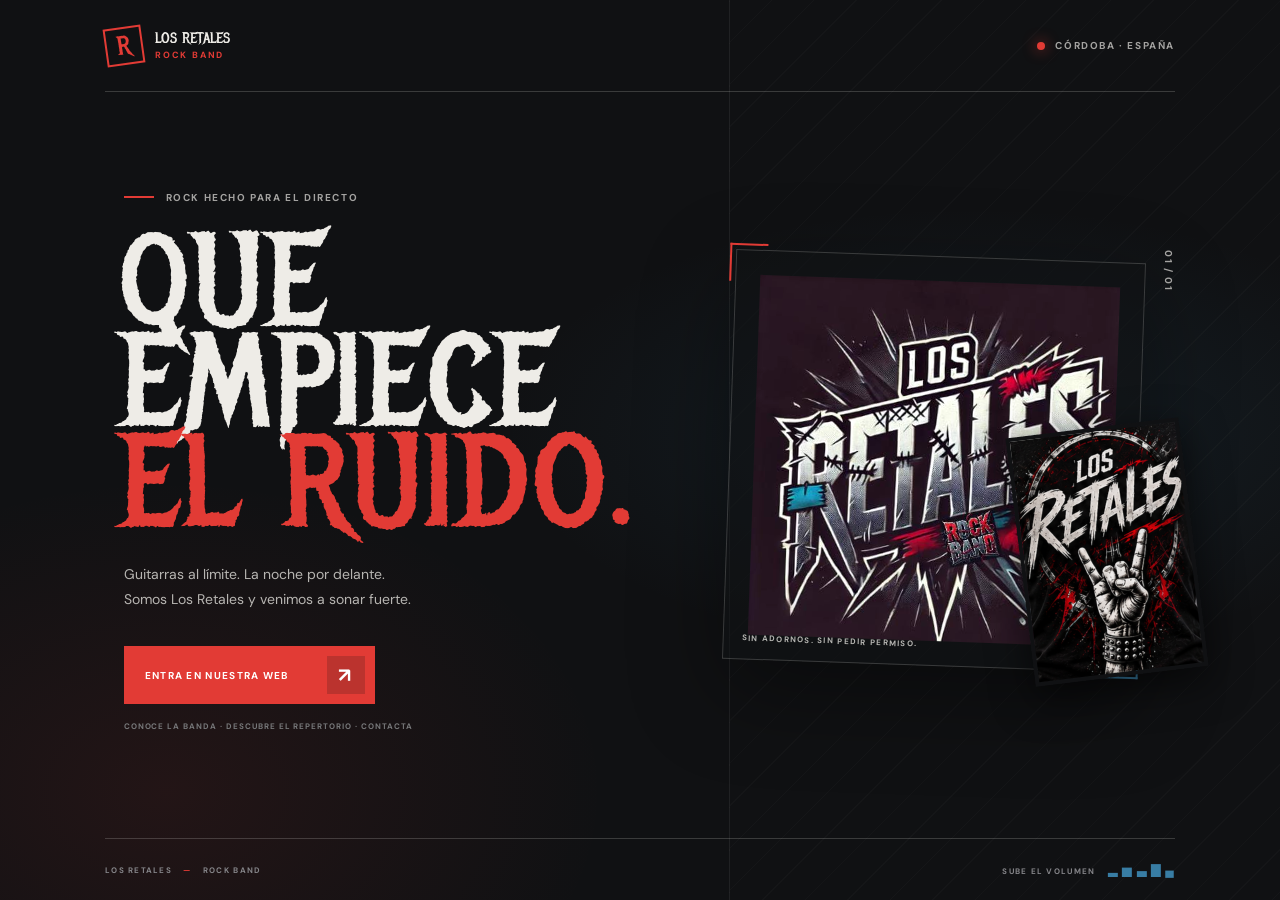
<file: index.html>
<!DOCTYPE html>
<html lang="es">
<head>
    <meta charset="UTF-8">
    <meta name="viewport" content="width=device-width, initial-scale=1.0">
    <meta name="author" content="Manuel">
    <meta name="description" content="Entra en la web de Los Retales Rock Band: guitarras al límite y rock hecho para el directo.">
    <title>Los Retales — Rock Band</title>
    <link rel="preconnect" href="https://fonts.googleapis.com">
    <link rel="preconnect" href="https://fonts.gstatic.com" crossorigin>
    <link href="https://fonts.googleapis.com/css2?family=Barlow+Condensed:wght@500;600;700;800;900&family=DM+Sans:wght@400;500;600;700&family=Metal+Mania&display=swap" rel="stylesheet">
    <link rel="stylesheet" href="index.css">
</head>
<body>
    <main class="landing">
        <header class="topbar">
            <a class="brand" href="index.html" aria-label="Los Retales, inicio">
                <span class="brand-icon" aria-hidden="true">R</span>
                <span>LOS RETALES<small>ROCK BAND</small></span>
            </a>
            <span class="topbar-note"><span class="live-dot"></span> CÓRDOBA · ESPAÑA</span>
        </header>

        <section class="hero" aria-labelledby="hero-title">
            <div class="hero-copy">
                <p class="eyebrow"><span class="eyebrow-line"></span> ROCK HECHO PARA EL DIRECTO</p>
                <h1 id="hero-title">QUE<br>EMPIECE<br><span>EL RUIDO.</span></h1>
                <p class="intro">Guitarras al límite. La noche por delante.<br>Somos Los Retales y venimos a sonar fuerte.</p>
                <a class="enter-link" href="retales.html">
                    <span>ENTRA EN NUESTRA WEB</span>
                    <span class="enter-arrow" aria-hidden="true">↗</span>
                </a>
                <p class="link-note">CONOCE LA BANDA · DESCUBRE EL REPERTORIO · CONTACTA</p>
            </div>

            <div class="hero-visual" aria-label="Los Retales Rock Band">
                <div class="visual-frame">
                    <img class="band-logo" src="1793554786861.jpg" alt="Logotipo de Los Retales Rock Band">
                    <span class="frame-caption">SIN ADORNOS. SIN PEDIR PERMISO.</span>
                </div>
                <img class="poster" src="1793554786818.png" alt="Póster de Los Retales con una mano haciendo el signo rockero">
                <span class="visual-number" aria-hidden="true">01 / 01</span>
            </div>
        </section>

        <footer class="bottom-bar">
            <span>LOS RETALES <span class="separator">—</span> ROCK BAND</span>
            <span>SUBE EL VOLUMEN <span class="sound-wave" aria-hidden="true">▂ ▅ ▃ ▇ ▄</span></span>
        </footer>
    </main>
</body>
</html>
</file>
<file: index.css>
:root {
    color-scheme: dark;
    --ink: #101113;
    --paper: #eeece7;
    --muted: #a4a3a1;
    --red: #e23b35;
    --blue: #387da4;
    --display: 'Metal Mania', 'Barlow Condensed', Impact, sans-serif;
    --body: 'DM Sans', Arial, sans-serif;
}

* {
    box-sizing: border-box;
}

html {
    min-width: 320px;
    min-height: 100%;
    background: var(--ink);
}

body {
    min-height: 100vh;
    margin: 0;
    color: var(--paper);
    font-family: var(--body);
}

a {
    color: inherit;
    text-decoration: none;
}

.landing {
    position: relative;
    display: flex;
    min-height: 100vh;
    flex-direction: column;
    overflow: hidden;
    padding: 0 8.2%;
    background:
        radial-gradient(ellipse at 76% 48%, rgba(56, 125, 164, 0.13), transparent 34%),
        radial-gradient(ellipse at 13% 88%, rgba(226, 59, 53, 0.09), transparent 28%),
        var(--ink);
}

.landing::before {
    position: absolute;
    top: 0;
    right: 0;
    width: 43%;
    height: 100%;
    border-left: 1px solid rgba(238, 236, 231, 0.07);
    background: repeating-linear-gradient(135deg, transparent 0 29px, rgba(238, 236, 231, 0.018) 29px 30px);
    content: "";
    pointer-events: none;
}

.topbar,
.bottom-bar {
    position: relative;
    z-index: 1;
    display: flex;
    align-items: center;
    justify-content: space-between;
}

.topbar {
    min-height: 92px;
    border-bottom: 1px solid rgba(238, 236, 231, 0.19);
}

.brand {
    display: inline-flex;
    align-items: center;
    gap: 12px;
    font-family: var(--display);
    font-size: 15px;
    line-height: 0.9;
}

.brand-icon {
    display: grid;
    width: 38px;
    height: 38px;
    place-items: center;
    border: 2px solid var(--red);
    color: var(--red);
    font-size: 26px;
    transform: rotate(-8deg);
}

.brand small {
    display: block;
    margin-top: 6px;
    color: var(--red);
    font-family: var(--body);
    font-size: 9px;
    font-weight: 700;
    letter-spacing: 0.2em;
}

.topbar-note,
.eyebrow,
.link-note,
.frame-caption,
.visual-number,
.bottom-bar {
    font-size: 10px;
    font-weight: 700;
    letter-spacing: 0.16em;
}

.topbar-note {
    display: flex;
    align-items: center;
    gap: 10px;
    color: var(--muted);
}

.live-dot {
    width: 8px;
    height: 8px;
    border-radius: 50%;
    background: var(--red);
    box-shadow: 0 0 14px rgba(226, 59, 53, 0.8);
}

.hero {
    position: relative;
    z-index: 1;
    display: grid;
    flex: 1;
    grid-template-columns: 1.05fr 0.95fr;
    align-items: center;
    gap: 5%;
    padding: 54px 0 62px;
}

.hero-copy {
    position: relative;
    z-index: 2;
    padding: 20px 0 20px 3.5%;
    animation: rise 700ms ease-out both;
}

.eyebrow {
    display: flex;
    align-items: center;
    gap: 12px;
    margin: 0 0 28px;
    color: var(--muted);
}

.eyebrow-line {
    display: inline-block;
    width: 30px;
    height: 2px;
    background: var(--red);
}

h1 {
    margin: 0 0 28px -5px;
    font-family: var(--display);
    font-size: clamp(76px, 10.1vw, 146px);
    font-weight: 400;
    letter-spacing: 0.015em;
    line-height: 0.78;
}

h1 span {
    color: var(--red);
}

.intro {
    margin: 0;
    color: rgba(238, 236, 231, 0.75);
    font-size: 14px;
    line-height: 1.8;
}

.enter-link {
    display: inline-flex;
    min-height: 58px;
    align-items: center;
    justify-content: space-between;
    gap: 38px;
    padding: 0 9px 0 20px;
    margin-top: 34px;
    border: 1px solid var(--red);
    background: var(--red);
    color: #fff;
    font-size: 10px;
    font-weight: 700;
    letter-spacing: 0.13em;
    transition: background 180ms ease, color 180ms ease, transform 180ms ease;
}

.enter-link:hover {
    transform: translateY(-3px);
    background: transparent;
    color: var(--paper);
}

.enter-arrow {
    display: grid;
    width: 38px;
    height: 38px;
    place-items: center;
    background: rgba(16, 17, 19, 0.18);
    font-size: 20px;
}

.link-note {
    margin: 17px 0 0;
    color: #77787a;
    font-size: 8px;
    letter-spacing: 0.12em;
}

.hero-visual {
    position: relative;
    display: grid;
    min-height: 450px;
    place-items: center;
    animation: arrive 900ms ease-out both;
}

.visual-frame {
    position: relative;
    display: grid;
    width: min(100%, 410px);
    aspect-ratio: 1;
    place-items: center;
    border: 1px solid rgba(238, 236, 231, 0.19);
    background: rgba(16, 17, 19, 0.55);
    box-shadow: 0 30px 90px rgba(0, 0, 0, 0.38);
    transform: rotate(2deg);
}

.visual-frame::before,
.visual-frame::after {
    position: absolute;
    width: 36px;
    height: 36px;
    content: "";
}

.visual-frame::before {
    top: -7px;
    left: -7px;
    border-top: 2px solid var(--red);
    border-left: 2px solid var(--red);
}

.visual-frame::after {
    right: -7px;
    bottom: -7px;
    border-right: 2px solid var(--blue);
    border-bottom: 2px solid var(--blue);
}

.band-logo {
    width: 88%;
    height: 88%;
    object-fit: cover;
    filter: contrast(1.05);
}

.frame-caption {
    position: absolute;
    bottom: 16px;
    left: 18px;
    color: rgba(238, 236, 231, 0.75);
    font-size: 8px;
}

.poster {
    position: absolute;
    right: -4%;
    bottom: 2%;
    width: clamp(90px, 15vw, 174px);
    max-height: 250px;
    border: 4px solid var(--ink);
    object-fit: cover;
    box-shadow: 0 12px 40px rgba(0, 0, 0, 0.6);
    transform: rotate(-7deg);
}

.visual-number {
    position: absolute;
    top: 3%;
    right: 0;
    color: var(--muted);
    writing-mode: vertical-rl;
}

.bottom-bar {
    min-height: 62px;
    border-top: 1px solid rgba(238, 236, 231, 0.19);
    color: #858589;
    font-size: 8px;
}

.separator {
    padding: 0 8px;
    color: var(--red);
}

.sound-wave {
    margin-left: 9px;
    color: var(--blue);
    font-size: 12px;
    letter-spacing: 0.1em;
}

@keyframes rise {
    from { opacity: 0; transform: translateY(18px); }
    to { opacity: 1; transform: translateY(0); }
}

@keyframes arrive {
    from { opacity: 0; transform: translateY(10px) scale(0.98); }
    to { opacity: 1; transform: translateY(0) scale(1); }
}

@media (min-width: 1500px) {
    .landing {
        padding-right: max(8.2%, calc((100% - 1320px) / 2));
        padding-left: max(8.2%, calc((100% - 1320px) / 2));
    }
}

@media (max-width: 760px) {
    .landing {
        padding: 0 7%;
    }

    .landing::before {
        width: 100%;
        border-left: 0;
    }

    .topbar {
        min-height: 76px;
    }

    .hero {
        grid-template-columns: 1fr;
        gap: 15px;
        padding: 58px 0 48px;
    }

    .hero-copy {
        padding-left: 0;
    }

    h1 {
        font-size: clamp(76px, 18vw, 126px);
    }

    .hero-visual {
        min-height: 340px;
        margin-top: 8px;
    }

    .visual-frame {
        width: min(78%, 340px);
    }

    .poster {
        right: 2%;
        width: clamp(90px, 23vw, 140px);
    }

    .visual-number {
        right: 3%;
    }
}

@media (max-width: 420px) {
    .topbar-note {
        font-size: 8px;
    }

    .link-note {
        max-width: 270px;
        line-height: 1.8;
    }

    .hero-visual {
        min-height: 290px;
    }

    .bottom-bar {
        font-size: 7px;
        letter-spacing: 0.1em;
    }
}

@media (prefers-reduced-motion: reduce) {
    *,
    *::before,
    *::after {
        scroll-behavior: auto !important;
        animation-duration: 0.01ms !important;
        animation-iteration-count: 1 !important;
        transition-duration: 0.01ms !important;
    }
}
</file>
